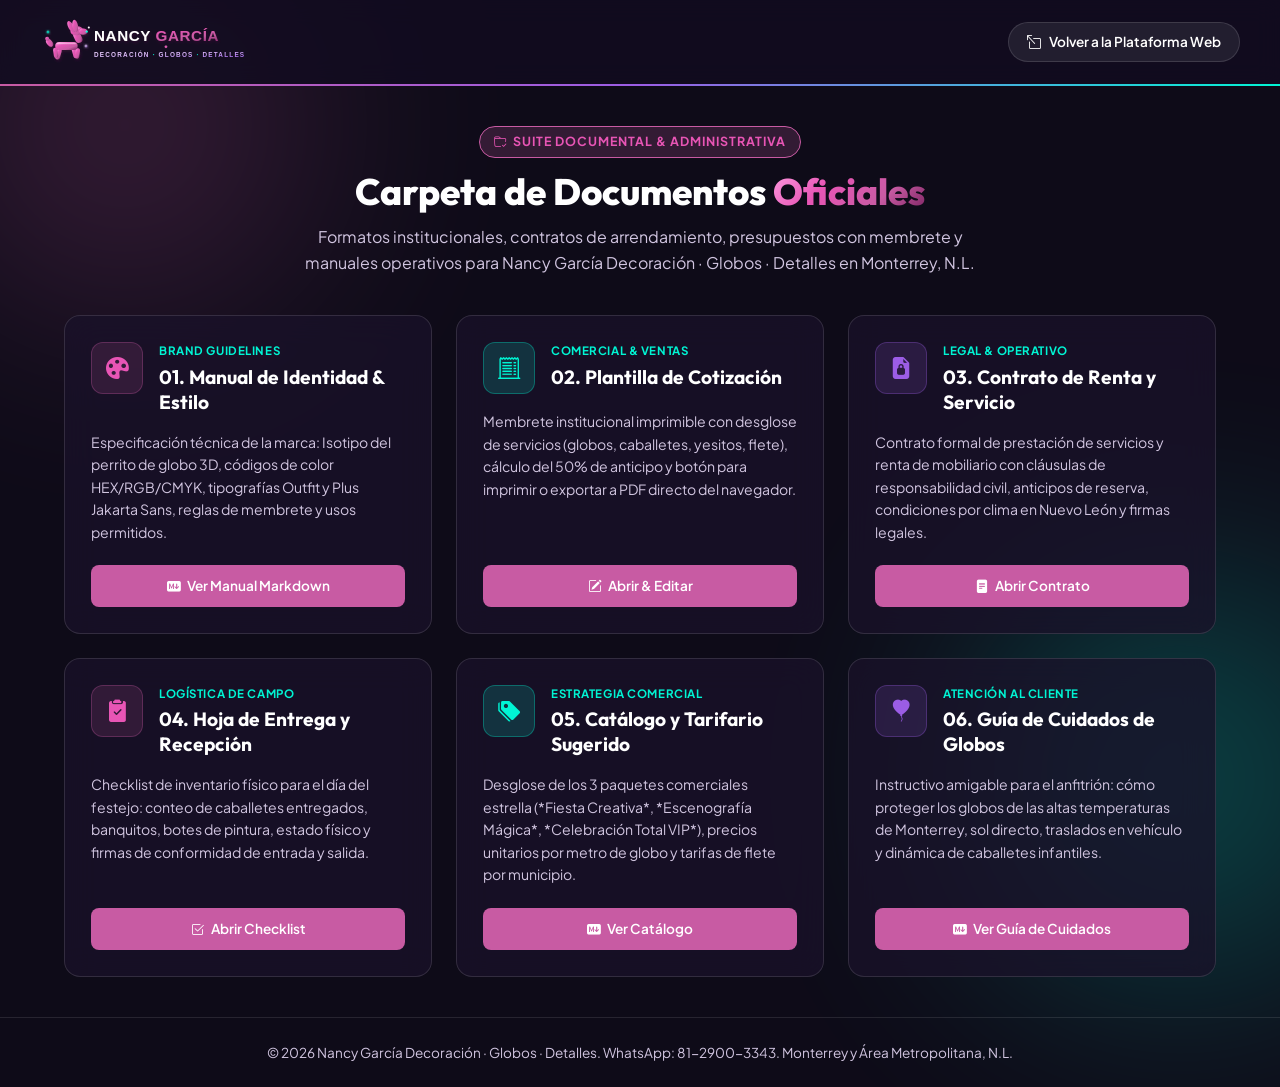
<file: documentos/index.html>
<!DOCTYPE html>
<html lang="es">
<head>
  <meta charset="UTF-8">
  <meta name="viewport" content="width=device-width, initial-scale=1.0">
  <title>Centro Documental y Administrativo | Nancy García Decoración</title>
  
  <link rel="preconnect" href="https://fonts.googleapis.com">
  <link rel="preconnect" href="https://fonts.gstatic.com" crossorigin>
  <link href="https://fonts.googleapis.com/css2?family=Outfit:wght@300;400;600;700;800;900&family=Plus+Jakarta+Sans:wght@400;500;600;700&display=swap" rel="stylesheet">
  <link rel="stylesheet" href="https://cdn.jsdelivr.net/npm/bootstrap-icons@1.11.3/font/bootstrap-icons.min.css">

  <style>
    :root {
      --bg-midnight: #0E0B18;
      --bg-card: rgba(26, 18, 42, 0.75);
      --bg-card-hover: rgba(42, 28, 68, 0.9);
      --pink-main: #C85BA3;
      --pink-neon: #E855B5;
      --turquoise-neon: #00F5D4;
      --violet-electric: #9B5DE5;
      --text-white: #FFFFFF;
      --text-muted: #D1C5E0;
      --border-glass: 1px solid rgba(255, 255, 255, 0.12);
      --border-pink: 1px solid rgba(200, 91, 163, 0.4);
      --border-turquoise: 1px solid rgba(0, 245, 212, 0.4);
      --gradient-brand: linear-gradient(135deg, #FF9EE2 0%, #E855B5 35%, #C85BA3 70%, #7A2260 100%);
      --gradient-accent: linear-gradient(90deg, #C85BA3 0%, #9B5DE5 50%, #00F5D4 100%);
    }

    * { box-sizing: border-box; margin: 0; padding: 0; }
    
    body {
      background-color: var(--bg-midnight);
      color: var(--text-white);
      font-family: 'Plus Jakarta Sans', sans-serif;
      min-height: 100vh;
      display: flex;
      flex-direction: column;
      line-height: 1.6;
      position: relative;
      overflow-x: hidden;
    }

    /* Resplandores ambientales */
    .glow-orb {
      position: absolute;
      border-radius: 50%;
      filter: blur(120px);
      opacity: 0.25;
      pointer-events: none;
      z-index: 0;
    }
    .orb-1 { width: 350px; height: 350px; background: var(--pink-main); top: -50px; left: -50px; }
    .orb-2 { width: 400px; height: 400px; background: var(--turquoise-neon); bottom: 10%; right: -100px; }

    .header-bar {
      background: rgba(18, 12, 32, 0.85);
      backdrop-filter: blur(12px);
      border-bottom: 2px solid transparent;
      border-image: var(--gradient-accent) 1;
      padding: 18px 24px;
      position: relative;
      z-index: 10;
    }

    .header-container {
      max-width: 1200px;
      margin: 0 auto;
      display: flex;
      justify-content: space-between;
      align-items: center;
      flex-wrap: wrap;
      gap: 16px;
    }

    .brand-logo-img {
      height: 48px;
      width: auto;
      display: block;
    }

    .btn-site {
      background: rgba(255, 255, 255, 0.08);
      color: var(--text-white);
      border: var(--border-glass);
      padding: 8px 18px;
      border-radius: 9999px;
      text-decoration: none;
      font-size: 0.85rem;
      font-weight: 600;
      display: inline-flex;
      align-items: center;
      gap: 8px;
      transition: all 0.3s ease;
    }
    .btn-site:hover {
      background: rgba(200, 91, 163, 0.25);
      border-color: var(--pink-main);
      color: white;
    }

    .main-content {
      max-width: 1200px;
      margin: 0 auto;
      padding: 40px 24px;
      position: relative;
      z-index: 1;
      flex: 1;
    }

    .hero-title-wrap {
      text-align: center;
      margin-bottom: 40px;
    }

    .badge-pill {
      display: inline-flex;
      align-items: center;
      gap: 6px;
      background: rgba(200, 91, 163, 0.2);
      border: 1px solid var(--pink-main);
      color: var(--pink-neon);
      font-size: 0.78rem;
      font-weight: 700;
      padding: 5px 14px;
      border-radius: 9999px;
      text-transform: uppercase;
      letter-spacing: 0.08em;
      margin-bottom: 12px;
    }

    .hero-title {
      font-family: 'Outfit', sans-serif;
      font-size: 2.3rem;
      font-weight: 800;
      line-height: 1.2;
      margin-bottom: 10px;
    }

    .hero-title span {
      background: var(--gradient-brand);
      -webkit-background-clip: text;
      -webkit-text-fill-color: transparent;
    }

    .hero-desc {
      color: var(--text-muted);
      font-size: 1rem;
      max-width: 680px;
      margin: 0 auto;
    }

    /* Cuadrícula de documentos */
    .docs-grid {
      display: grid;
      grid-template-columns: repeat(auto-fit, minmax(340px, 1fr));
      gap: 24px;
    }

    .doc-card {
      background: var(--bg-card);
      backdrop-filter: blur(16px);
      border: var(--border-glass);
      border-radius: 16px;
      padding: 26px;
      display: flex;
      flex-direction: column;
      justify-content: space-between;
      transition: all 0.3s ease;
      position: relative;
      overflow: hidden;
    }

    .doc-card:hover {
      background: var(--bg-card-hover);
      transform: translateY(-4px);
      border-color: var(--pink-main);
      box-shadow: 0 14px 40px -10px rgba(200, 91, 163, 0.3);
    }

    .doc-card-top {
      display: flex;
      align-items: flex-start;
      gap: 16px;
      margin-bottom: 16px;
    }

    .doc-icon-wrap {
      width: 52px;
      height: 52px;
      border-radius: 12px;
      background: rgba(200, 91, 163, 0.15);
      border: 1px solid rgba(200, 91, 163, 0.3);
      display: flex;
      align-items: center;
      justify-content: center;
      font-size: 1.4rem;
      color: var(--pink-neon);
      flex-shrink: 0;
    }

    .doc-icon-turquoise {
      background: rgba(0, 245, 212, 0.15);
      border-color: rgba(0, 245, 212, 0.3);
      color: var(--turquoise-neon);
    }

    .doc-icon-violet {
      background: rgba(155, 93, 229, 0.15);
      border-color: rgba(155, 93, 229, 0.3);
      color: var(--violet-electric);
    }

    .doc-badge-type {
      font-size: 0.72rem;
      font-weight: 700;
      color: var(--turquoise-neon);
      text-transform: uppercase;
      letter-spacing: 0.05em;
      margin-bottom: 4px;
    }

    .doc-card-title {
      font-family: 'Outfit', sans-serif;
      font-size: 1.2rem;
      font-weight: 700;
      color: var(--text-white);
      line-height: 1.3;
    }

    .doc-card-desc {
      color: var(--text-muted);
      font-size: 0.88rem;
      margin-bottom: 22px;
      flex: 1;
    }

    .doc-card-actions {
      display: flex;
      gap: 10px;
      margin-top: auto;
    }

    .btn-doc-primary {
      flex: 1;
      background: var(--pink-main);
      color: white;
      text-decoration: none;
      padding: 10px 14px;
      border-radius: 8px;
      font-weight: 600;
      font-size: 0.85rem;
      text-align: center;
      display: inline-flex;
      align-items: center;
      justify-content: center;
      gap: 6px;
      transition: background 0.2s ease;
    }
    .btn-doc-primary:hover {
      background: #B3448E;
    }

    .btn-doc-secondary {
      background: rgba(255, 255, 255, 0.08);
      color: var(--text-white);
      text-decoration: none;
      padding: 10px 14px;
      border-radius: 8px;
      font-weight: 600;
      font-size: 0.85rem;
      display: inline-flex;
      align-items: center;
      justify-content: center;
      gap: 6px;
      transition: all 0.2s ease;
    }
    .btn-doc-secondary:hover {
      background: rgba(255, 255, 255, 0.16);
    }

    .footer {
      border-top: 1px solid rgba(255, 255, 255, 0.1);
      padding: 24px;
      text-align: center;
      color: var(--text-muted);
      font-size: 0.85rem;
      margin-top: auto;
      position: relative;
      z-index: 1;
    }
  </style>
</head>
<body>

  <div class="glow-orb orb-1"></div>
  <div class="glow-orb orb-2"></div>

  <!-- HEADER -->
  <header class="header-bar">
    <div class="header-container">
      <img src="../assets/logo/nancy_garcia_logo.svg" alt="Nancy García Decoración" class="brand-logo-img">
      <a href="../index.html" class="btn-site">
        <i class="bi bi-box-arrow-up-left"></i> Volver a la Plataforma Web
      </a>
    </div>
  </header>

  <!-- CONTENIDO PRINCIPAL -->
  <main class="main-content">
    <div class="hero-title-wrap">
      <div class="badge-pill">
        <i class="bi bi-folder-check"></i> Suite Documental & Administrativa
      </div>
      <h1 class="hero-title">
        Carpeta de Documentos <span>Oficiales</span>
      </h1>
      <p class="hero-desc">
        Formatos institucionales, contratos de arrendamiento, presupuestos con membrete y manuales operativos para Nancy García Decoración · Globos · Detalles en Monterrey, N.L.
      </p>
    </div>

    <div class="docs-grid">
      <!-- 01. MANUAL DE IDENTIDAD -->
      <div class="doc-card">
        <div>
          <div class="doc-card-top">
            <div class="doc-icon-wrap">
              <i class="bi bi-palette-fill"></i>
            </div>
            <div>
              <div class="doc-badge-type">Brand Guidelines</div>
              <h2 class="doc-card-title">01. Manual de Identidad & Estilo</h2>
            </div>
          </div>
          <p class="doc-card-desc">
            Especificación técnica de la marca: Isotipo del perrito de globo 3D, códigos de color HEX/RGB/CMYK, tipografías Outfit y Plus Jakarta Sans, reglas de membrete y usos permitidos.
          </p>
        </div>
        <div class="doc-card-actions">
          <a href="01_MANUAL_DE_IDENTIDAD_Y_ESTILO.md" class="btn-doc-primary" target="_blank">
            <i class="bi bi-markdown-fill"></i> Ver Manual Markdown
          </a>
        </div>
      </div>

      <!-- 02. COTIZACIÓN -->
      <div class="doc-card">
        <div>
          <div class="doc-card-top">
            <div class="doc-icon-wrap doc-icon-turquoise">
              <i class="bi bi-receipt-cutoff"></i>
            </div>
            <div>
              <div class="doc-badge-type">Comercial & Ventas</div>
              <h2 class="doc-card-title">02. Plantilla de Cotización</h2>
            </div>
          </div>
          <p class="doc-card-desc">
            Membrete institucional imprimible con desglose de servicios (globos, caballetes, yesitos, flete), cálculo del 50% de anticipo y botón para imprimir o exportar a PDF directo del navegador.
          </p>
        </div>
        <div class="doc-card-actions">
          <a href="02_COTIZACION_PRESUPUESTO.html" class="btn-doc-primary" target="_blank">
            <i class="bi bi-pencil-square"></i> Abrir & Editar
          </a>
        </div>
      </div>

      <!-- 03. CONTRATO DE RENTA -->
      <div class="doc-card">
        <div>
          <div class="doc-card-top">
            <div class="doc-icon-wrap doc-icon-violet">
              <i class="bi bi-file-earmark-lock2-fill"></i>
            </div>
            <div>
              <div class="doc-badge-type">Legal & Operativo</div>
              <h2 class="doc-card-title">03. Contrato de Renta y Servicio</h2>
            </div>
          </div>
          <p class="doc-card-desc">
            Contrato formal de prestación de servicios y renta de mobiliario con cláusulas de responsabilidad civil, anticipos de reserva, condiciones por clima en Nuevo León y firmas legales.
          </p>
        </div>
        <div class="doc-card-actions">
          <a href="03_CONTRATO_SERVICIO_Y_RENTA.html" class="btn-doc-primary" target="_blank">
            <i class="bi bi-file-text-fill"></i> Abrir Contrato
          </a>
        </div>
      </div>

      <!-- 04. HOJA DE ENTREGA -->
      <div class="doc-card">
        <div>
          <div class="doc-card-top">
            <div class="doc-icon-wrap">
              <i class="bi bi-clipboard2-check-fill"></i>
            </div>
            <div>
              <div class="doc-badge-type">Logística de Campo</div>
              <h2 class="doc-card-title">04. Hoja de Entrega y Recepción</h2>
            </div>
          </div>
          <p class="doc-card-desc">
            Checklist de inventario físico para el día del festejo: conteo de caballetes entregados, banquitos, botes de pintura, estado físico y firmas de conformidad de entrada y salida.
          </p>
        </div>
        <div class="doc-card-actions">
          <a href="04_HOJA_ENTREGA_Y_RECEPCION.html" class="btn-doc-primary" target="_blank">
            <i class="bi bi-check2-square"></i> Abrir Checklist
          </a>
        </div>
      </div>

      <!-- 05. CATALOGO & TARIFARIO -->
      <div class="doc-card">
        <div>
          <div class="doc-card-top">
            <div class="doc-icon-wrap doc-icon-turquoise">
              <i class="bi bi-tags-fill"></i>
            </div>
            <div>
              <div class="doc-badge-type">Estrategia Comercial</div>
              <h2 class="doc-card-title">05. Catálogo y Tarifario Sugerido</h2>
            </div>
          </div>
          <p class="doc-card-desc">
            Desglose de los 3 paquetes comerciales estrella (*Fiesta Creativa*, *Escenografía Mágica*, *Celebración Total VIP*), precios unitarios por metro de globo y tarifas de flete por municipio.
          </p>
        </div>
        <div class="doc-card-actions">
          <a href="05_CATALOGO_PAQUETES_Y_TARIFARIO.md" class="btn-doc-primary" target="_blank">
            <i class="bi bi-markdown-fill"></i> Ver Catálogo
          </a>
        </div>
      </div>

      <!-- 06. GUIA DE CUIDADOS -->
      <div class="doc-card">
        <div>
          <div class="doc-card-top">
            <div class="doc-icon-wrap doc-icon-violet">
              <i class="bi bi-balloon-heart-fill"></i>
            </div>
            <div>
              <div class="doc-badge-type">Atención al Cliente</div>
              <h2 class="doc-card-title">06. Guía de Cuidados de Globos</h2>
            </div>
          </div>
          <p class="doc-card-desc">
            Instructivo amigable para el anfitrión: cómo proteger los globos de las altas temperaturas de Monterrey, sol directo, traslados en vehículo y dinámica de caballetes infantiles.
          </p>
        </div>
        <div class="doc-card-actions">
          <a href="06_GUIA_CUIDADO_GLOBOS_Y_EVENTOS.md" class="btn-doc-primary" target="_blank">
            <i class="bi bi-markdown-fill"></i> Ver Guía de Cuidados
          </a>
        </div>
      </div>
    </div>
  </main>

  <footer class="footer">
    &copy; 2026 Nancy García Decoración · Globos · Detalles. WhatsApp: 81-2900-3343. Monterrey y Área Metropolitana, N.L.
  </footer>

</body>
</html>
</file>
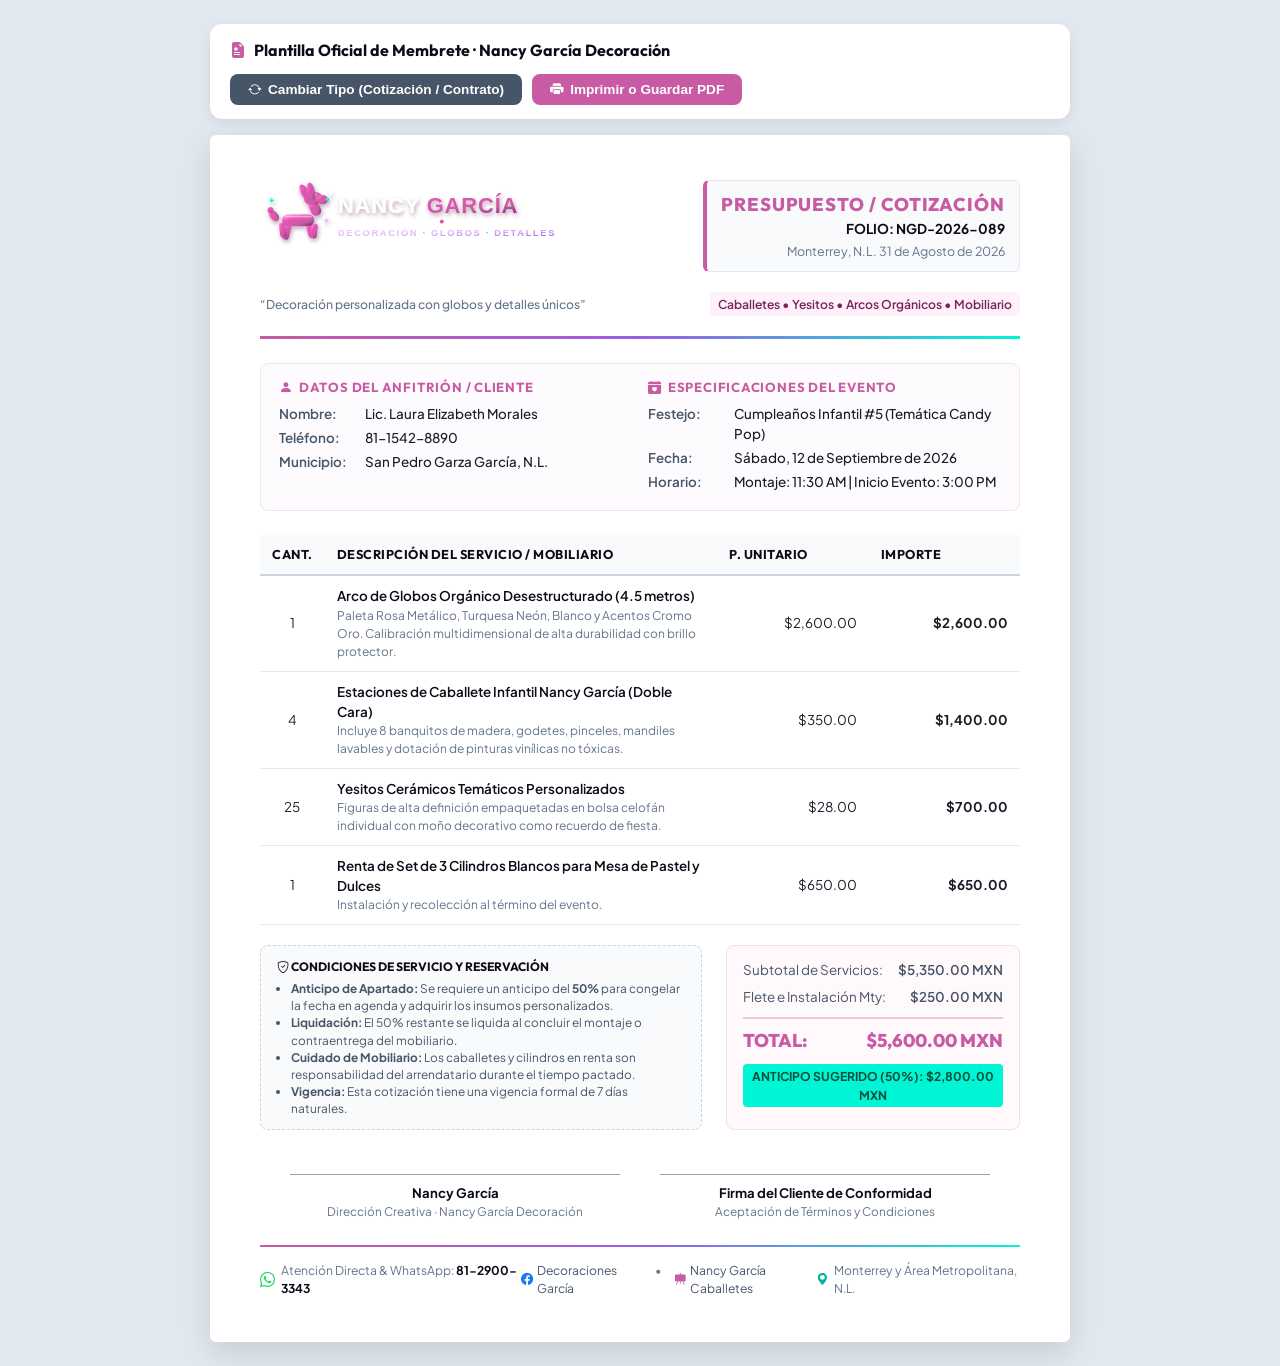
<file: plantilla_membrete.html>
<!DOCTYPE html>
<html lang="es">
<head>
  <meta charset="UTF-8">
  <meta name="viewport" content="width=device-width, initial-scale=1.0">
  <title>Membrete Oficial y Cotizador Imprimible | Nancy García Decoración</title>
  
  <!-- Tipografías Corporativas Oficiales -->
  <link rel="preconnect" href="https://fonts.googleapis.com">
  <link rel="preconnect" href="https://fonts.gstatic.com" crossorigin>
  <link href="https://fonts.googleapis.com/css2?family=Outfit:wght@400;600;700;800&family=Plus+Jakarta+Sans:wght@400;500;600;700&display=swap" rel="stylesheet">
  <link rel="stylesheet" href="https://cdn.jsdelivr.net/npm/bootstrap-icons@1.11.3/font/bootstrap-icons.min.css">

  <style>
    /* VARIABLES DE DISEÑO INSTITUCIONAL */
    :root {
      --pink-main: #C85BA3;
      --pink-neon: #E855B5;
      --pink-dark: #7A2260;
      --turquoise-neon: #00F5D4;
      --turquoise-deep: #00B49F;
      --violet-electric: #9B5DE5;
      --violet-light: #D8B4F8;
      --dark-midnight: #0E0B18;
      --gray-light: #F8F9FA;
      --gray-border: #E2E8F0;
      --text-main: #1E1B29;
      --text-muted: #64748B;
      
      --gradient-brand: linear-gradient(135deg, #FF9EE2 0%, #E855B5 35%, #C85BA3 70%, #7A2260 100%);
      --gradient-accent: linear-gradient(90deg, #C85BA3 0%, #9B5DE5 50%, #00F5D4 100%);
    }

    * {
      box-sizing: border-box;
      margin: 0;
      padding: 0;
    }

    body {
      font-family: 'Plus Jakarta Sans', -apple-system, BlinkMacSystemFont, 'Segoe UI', Roboto, sans-serif;
      color: var(--text-main);
      background-color: #E2E8F0;
      line-height: 1.5;
      -webkit-font-smoothing: antialiased;
      padding: 24px 12px;
    }

    /* BARRA DE HERRAMIENTAS DE EDICIÓN Y BOTÓN IMPRIMIR (OCULTA AL IMPRIMIR) */
    .toolbar-container {
      max-width: 860px;
      margin: 0 auto 16px auto;
      background: white;
      padding: 14px 20px;
      border-radius: 12px;
      display: flex;
      flex-wrap: wrap;
      align-items: center;
      justify-content: space-between;
      gap: 12px;
      box-shadow: 0 4px 12px rgba(0, 0, 0, 0.08);
    }

    .toolbar-title {
      font-family: 'Outfit', sans-serif;
      font-weight: 700;
      font-size: 1rem;
      color: var(--dark-midnight);
      display: flex;
      align-items: center;
      gap: 8px;
    }

    .toolbar-actions {
      display: flex;
      gap: 10px;
    }

    .btn-action {
      background: var(--pink-main);
      color: white;
      border: none;
      padding: 8px 18px;
      border-radius: 8px;
      font-weight: 600;
      font-size: 0.85rem;
      cursor: pointer;
      display: inline-flex;
      align-items: center;
      gap: 6px;
      transition: background 0.2s ease, transform 0.1s ease;
    }

    .btn-action:hover {
      background: var(--pink-dark);
      transform: translateY(-1px);
    }

    .btn-secondary {
      background: #475569;
    }
    .btn-secondary:hover {
      background: #334155;
    }

    /* HOJA DE MEMBRETE (DIMENSIONES ESTÁNDAR CARTA/A4) */
    .sheet {
      max-width: 860px;
      min-height: 1100px;
      margin: 0 auto;
      background: white;
      padding: 45px 50px;
      border-radius: 6px;
      box-shadow: 0 10px 30px rgba(0, 0, 0, 0.12);
      position: relative;
      display: flex;
      flex-direction: column;
      justify-content: space-between;
    }

    /* ENCABEZADO DEL MEMBRETE (HEADER) */
    .letterhead-header {
      border-bottom: 3px solid transparent;
      border-image: var(--gradient-accent) 1;
      padding-bottom: 20px;
      margin-bottom: 24px;
    }

    .header-top {
      display: flex;
      justify-content: space-between;
      align-items: flex-start;
      margin-bottom: 12px;
    }

    .brand-logo-wrap {
      max-width: 320px;
    }

    .brand-logo-img {
      width: 100%;
      height: auto;
      display: block;
    }

    .doc-meta-box {
      text-align: right;
      background: #F8FAFC;
      border: 1px solid var(--gray-border);
      border-left: 4px solid var(--pink-main);
      padding: 10px 14px;
      border-radius: 6px;
      min-width: 220px;
    }

    .doc-type-title {
      font-family: 'Outfit', sans-serif;
      font-size: 1.15rem;
      font-weight: 800;
      color: var(--pink-main);
      text-transform: uppercase;
      letter-spacing: 0.05em;
    }

    .doc-folio {
      font-size: 0.85rem;
      font-weight: 700;
      color: var(--dark-midnight);
    }

    .doc-date {
      font-size: 0.78rem;
      color: var(--text-muted);
      margin-top: 3px;
    }

    .header-tagline-bar {
      display: flex;
      justify-content: space-between;
      align-items: center;
      font-size: 0.76rem;
      color: var(--text-muted);
      font-weight: 500;
      padding-top: 8px;
    }

    .tagline-pill {
      background: #FFF1F9;
      color: var(--pink-dark);
      padding: 3px 8px;
      border-radius: 4px;
      font-weight: 600;
    }

    /* DATOS DEL CLIENTE Y EVENTO */
    .client-event-grid {
      display: grid;
      grid-template-columns: 1fr 1fr;
      gap: 16px;
      background: #FDFBFD;
      border: 1px solid #F1E4EE;
      border-radius: 8px;
      padding: 14px 18px;
      margin-bottom: 24px;
    }

    .client-col h4, .event-col h4 {
      font-family: 'Outfit', sans-serif;
      font-size: 0.82rem;
      text-transform: uppercase;
      letter-spacing: 0.06em;
      color: var(--pink-main);
      margin-bottom: 6px;
      display: flex;
      align-items: center;
      gap: 6px;
    }

    .info-row {
      font-size: 0.84rem;
      margin-bottom: 4px;
      display: flex;
      gap: 6px;
    }

    .info-label {
      font-weight: 600;
      color: #475569;
      min-width: 80px;
    }

    .info-value {
      color: var(--text-main);
      font-weight: 500;
    }

    /* TABLA DE CONCEPTOS / SERVICIOS */
    .items-table {
      width: 100%;
      border-collapse: collapse;
      margin-bottom: 20px;
      font-size: 0.84rem;
    }

    .items-table th {
      background: #F8FAFC;
      color: var(--dark-midnight);
      font-family: 'Outfit', sans-serif;
      font-weight: 700;
      text-align: left;
      padding: 10px 12px;
      border-bottom: 2px solid #CBD5E1;
      font-size: 0.8rem;
      text-transform: uppercase;
      letter-spacing: 0.04em;
    }

    .items-table td {
      padding: 10px 12px;
      border-bottom: 1px solid #E2E8F0;
      vertical-align: middle;
    }

    .items-table tr:hover {
      background-color: #FAFAFA;
    }

    .col-qty { width: 8%; text-align: center; }
    .col-desc { width: 52%; }
    .col-unit { width: 20%; text-align: right; }
    .col-total { width: 20%; text-align: right; font-weight: 700; }

    .item-desc-main {
      font-weight: 600;
      color: var(--dark-midnight);
    }
    .item-desc-sub {
      font-size: 0.75rem;
      color: var(--text-muted);
    }

    /* RESUMEN DE TOTALES Y CONDICIONES */
    .summary-grid {
      display: grid;
      grid-template-columns: 1.2fr 0.8fr;
      gap: 24px;
      margin-bottom: 24px;
    }

    .terms-box {
      background: #F8FAFC;
      border: 1px dashed #CBD5E1;
      border-radius: 8px;
      padding: 12px 16px;
      font-size: 0.74rem;
      color: #475569;
      line-height: 1.45;
    }

    .terms-title {
      font-family: 'Outfit', sans-serif;
      font-weight: 700;
      color: var(--dark-midnight);
      margin-bottom: 4px;
      text-transform: uppercase;
      font-size: 0.76rem;
    }

    .totals-box {
      background: #FFF9FC;
      border: 1px solid #F3DCEB;
      border-radius: 8px;
      padding: 14px 16px;
      display: flex;
      flex-direction: column;
      gap: 6px;
    }

    .total-line {
      display: flex;
      justify-content: space-between;
      font-size: 0.84rem;
      color: #475569;
    }

    .total-grand {
      font-family: 'Outfit', sans-serif;
      font-size: 1.15rem;
      font-weight: 800;
      color: var(--pink-main);
      border-top: 2px solid #F1C4E4;
      padding-top: 8px;
      margin-top: 4px;
    }

    .deposit-badge {
      font-size: 0.76rem;
      background: #00F5D4;
      color: #064E3B;
      font-weight: 700;
      padding: 3px 8px;
      border-radius: 4px;
      margin-top: 4px;
      text-align: center;
    }

    /* FIRMAS DE CONFORMIDAD */
    .signatures-grid {
      display: grid;
      grid-template-columns: 1fr 1fr;
      gap: 40px;
      margin-top: 20px;
      margin-bottom: 24px;
      padding: 0 30px;
    }

    .sign-box {
      text-align: center;
      border-top: 1px solid #94A3B8;
      padding-top: 8px;
    }

    .sign-name {
      font-weight: 700;
      font-size: 0.82rem;
      color: var(--dark-midnight);
    }

    .sign-role {
      font-size: 0.74rem;
      color: var(--text-muted);
    }

    /* PIE DE PÁGINA DEL MEMBRETE (FOOTER) */
    .letterhead-footer {
      border-top: 2px solid transparent;
      border-image: var(--gradient-accent) 1;
      padding-top: 14px;
      margin-top: auto;
    }

    .footer-flex {
      display: flex;
      justify-content: space-between;
      align-items: center;
      font-size: 0.76rem;
      color: var(--text-muted);
    }

    .footer-channel {
      display: flex;
      align-items: center;
      gap: 6px;
    }

    .footer-channel strong {
      color: var(--dark-midnight);
    }

    .footer-badges {
      display: flex;
      gap: 12px;
    }

    .badge-social {
      color: #475569;
      text-decoration: none;
      display: flex;
      align-items: center;
      gap: 4px;
    }

    /* MODO IMPRESIÓN (PRINT PREVIEW / PDF SAVE) */
    @media print {
      body {
        background: none;
        padding: 0;
      }
      .toolbar-container {
        display: none !important;
      }
      .sheet {
        box-shadow: none;
        margin: 0;
        padding: 25px 35px;
        max-width: 100%;
        min-height: auto;
      }
      @page {
        margin: 10mm;
        size: letter portrait;
      }
      * {
        -webkit-print-color-adjust: exact !important;
        print-color-adjust: exact !important;
      }
    }
  </style>
</head>
<body>

  <!-- BARRA DE CONTROL PARA EL OPERADOR -->
  <div class="toolbar-container">
    <div class="toolbar-title">
      <i class="bi bi-file-earmark-medical-fill" style="color: var(--pink-main);"></i>
      <span>Plantilla Oficial de Membrete · Nancy García Decoración</span>
    </div>
    <div class="toolbar-actions">
      <button class="btn-action btn-secondary" onclick="alternarTipoDoc()">
        <i class="bi bi-arrow-repeat"></i> Cambiar Tipo (Cotización / Contrato)
      </button>
      <button class="btn-action" onclick="window.print()">
        <i class="bi bi-printer-fill"></i> Imprimir o Guardar PDF
      </button>
    </div>
  </div>

  <!-- CONTENEDOR HOJA DE MEMBRETE -->
  <div class="sheet" id="hojaMembrete">

    <!-- ENCABEZADO INSTITUCIONAL -->
    <header class="letterhead-header">
      <div class="header-top">
        <div class="brand-logo-wrap">
          <img src="assets/logo/nancy_garcia_logo.svg" alt="Nancy García Decoración · Globos · Detalles" class="brand-logo-img">
        </div>

        <div class="doc-meta-box">
          <div class="doc-type-title" id="lblDocTipo">Presupuesto / Cotización</div>
          <div class="doc-folio">FOLIO: <span id="lblFolio" contenteditable="true">NGD-2026-089</span></div>
          <div class="doc-date">Monterrey, N.L. <span id="lblFecha">31 de Agosto de 2026</span></div>
        </div>
      </div>

      <div class="header-tagline-bar">
        <span>“Decoración personalizada con globos y detalles únicos”</span>
        <span class="tagline-pill">Caballetes &bull; Yesitos &bull; Arcos Orgánicos &bull; Mobiliario</span>
      </div>
    </header>

    <!-- DATOS DEL CLIENTE Y DEL EVENTO -->
    <section class="client-event-grid">
      <div class="client-col">
        <h4><i class="bi bi-person-fill"></i> Datos del Anfitrión / Cliente</h4>
        <div class="info-row">
          <span class="info-label">Nombre:</span>
          <span class="info-value" contenteditable="true">Lic. Laura Elizabeth Morales</span>
        </div>
        <div class="info-row">
          <span class="info-label">Teléfono:</span>
          <span class="info-value" contenteditable="true">81-1542-8890</span>
        </div>
        <div class="info-row">
          <span class="info-label">Municipio:</span>
          <span class="info-value" contenteditable="true">San Pedro Garza García, N.L.</span>
        </div>
      </div>

      <div class="event-col">
        <h4><i class="bi bi-calendar-heart-fill"></i> Especificaciones del Evento</h4>
        <div class="info-row">
          <span class="info-label">Festejo:</span>
          <span class="info-value" contenteditable="true">Cumpleaños Infantil #5 (Temática Candy Pop)</span>
        </div>
        <div class="info-row">
          <span class="info-label">Fecha:</span>
          <span class="info-value" contenteditable="true">Sábado, 12 de Septiembre de 2026</span>
        </div>
        <div class="info-row">
          <span class="info-label">Horario:</span>
          <span class="info-value" contenteditable="true">Montaje: 11:30 AM | Inicio Evento: 3:00 PM</span>
        </div>
      </div>
    </section>

    <!-- TABLA DE CONCEPTOS Y SERVICIOS -->
    <section>
      <table class="items-table">
        <thead>
          <tr>
            <th class="col-qty">Cant.</th>
            <th class="col-desc">Descripción del Servicio / Mobiliario</th>
            <th class="col-unit">P. Unitario</th>
            <th class="col-total">Importe</th>
          </tr>
        </thead>
        <tbody contenteditable="true">
          <tr>
            <td class="col-qty">1</td>
            <td class="col-desc">
              <div class="item-desc-main">Arco de Globos Orgánico Desestructurado (4.5 metros)</div>
              <div class="item-desc-sub">Paleta Rosa Metálico, Turquesa Neón, Blanco y Acentos Cromo Oro. Calibración multidimensional de alta durabilidad con brillo protector.</div>
            </td>
            <td class="col-unit">$2,600.00</td>
            <td class="col-total">$2,600.00</td>
          </tr>
          <tr>
            <td class="col-qty">4</td>
            <td class="col-desc">
              <div class="item-desc-main">Estaciones de Caballete Infantil Nancy García (Doble Cara)</div>
              <div class="item-desc-sub">Incluye 8 banquitos de madera, godetes, pinceles, mandiles lavables y dotación de pinturas vinílicas no tóxicas.</div>
            </td>
            <td class="col-unit">$350.00</td>
            <td class="col-total">$1,400.00</td>
          </tr>
          <tr>
            <td class="col-qty">25</td>
            <td class="col-desc">
              <div class="item-desc-main">Yesitos Cerámicos Temáticos Personalizados</div>
              <div class="item-desc-sub">Figuras de alta definición empaquetadas en bolsa celofán individual con moño decorativo como recuerdo de fiesta.</div>
            </td>
            <td class="col-unit">$28.00</td>
            <td class="col-total">$700.00</td>
          </tr>
          <tr>
            <td class="col-qty">1</td>
            <td class="col-desc">
              <div class="item-desc-main">Renta de Set de 3 Cilindros Blancos para Mesa de Pastel y Dulces</div>
              <div class="item-desc-sub">Instalación y recolección al término del evento.</div>
            </td>
            <td class="col-unit">$650.00</td>
            <td class="col-total">$650.00</td>
          </tr>
        </tbody>
      </table>
    </section>

    <!-- RESUMEN DE TOTALES Y CONDICIONES -->
    <section class="summary-grid">
      <div class="terms-box">
        <div class="terms-title"><i class="bi bi-shield-check"></i> Condiciones de Servicio y Reservación</div>
        <ul style="padding-left: 14px; margin-top: 4px;">
          <li><strong>Anticipo de Apartado:</strong> Se requiere un anticipo del <strong>50%</strong> para congelar la fecha en agenda y adquirir los insumos personalizados.</li>
          <li><strong>Liquidación:</strong> El 50% restante se liquida al concluir el montaje o contraentrega del mobiliario.</li>
          <li><strong>Cuidado de Mobiliario:</strong> Los caballetes y cilindros en renta son responsabilidad del arrendatario durante el tiempo pactado.</li>
          <li><strong>Vigencia:</strong> Esta cotización tiene una vigencia formal de 7 días naturales.</li>
        </ul>
      </div>

      <div class="totals-box">
        <div class="total-line">
          <span>Subtotal de Servicios:</span>
          <span style="font-weight: 600;" contenteditable="true">$5,350.00 MXN</span>
        </div>
        <div class="total-line">
          <span>Flete e Instalación Mty:</span>
          <span style="font-weight: 600;" contenteditable="true">$250.00 MXN</span>
        </div>
        <div class="total-line total-grand">
          <span>TOTAL:</span>
          <span contenteditable="true">$5,600.00 MXN</span>
        </div>
        <div class="deposit-badge" contenteditable="true">
          ANTICIPO SUGERIDO (50%): $2,800.00 MXN
        </div>
      </div>
    </section>

    <!-- BLOQUE DE FIRMAS -->
    <section class="signatures-grid">
      <div class="sign-box">
        <div class="sign-name">Nancy García</div>
        <div class="sign-role">Dirección Creativa · Nancy García Decoración</div>
      </div>
      <div class="sign-box">
        <div class="sign-name" contenteditable="true">Firma del Cliente de Conformidad</div>
        <div class="sign-role">Aceptación de Términos y Condiciones</div>
      </div>
    </section>

    <!-- PIE DE PÁGINA CON MEDIOS DE CONTACTO OFICIALES -->
    <footer class="letterhead-footer">
      <div class="footer-flex">
        <div class="footer-channel">
          <i class="bi bi-whatsapp" style="color: #25D366; font-size: 0.95rem;"></i>
          <span>Atención Directa & WhatsApp: <strong>81-2900-3343</strong></span>
        </div>

        <div class="footer-badges">
          <span class="badge-social"><i class="bi bi-facebook" style="color: #1877F2;"></i> Decoraciones García</span>
          <span>&bull;</span>
          <span class="badge-social"><i class="bi bi-easel-fill" style="color: var(--pink-main);"></i> Nancy García Caballetes</span>
        </div>

        <div class="footer-channel">
          <i class="bi bi-geo-alt-fill" style="color: var(--turquoise-deep);"></i>
          <span>Monterrey y Área Metropolitana, N.L.</span>
        </div>
      </div>
    </footer>

  </div>

  <script>
    // Conmutador simple entre Presupuesto / Cotización y Contrato de Servicio
    let esContrato = false;
    function alternarTipoDoc() {
      esContrato = !esContrato;
      const lblTipo = document.getElementById('lblDocTipo');
      const lblFolio = document.getElementById('lblFolio');
      
      if (esContrato) {
        lblTipo.textContent = 'Contrato de Servicio y Renta';
        lblFolio.textContent = 'CTR-2026-089';
      } else {
        lblTipo.textContent = 'Presupuesto / Cotización';
        lblFolio.textContent = 'NGD-2026-089';
      }
    }
  </script>
</body>
</html>
</file>
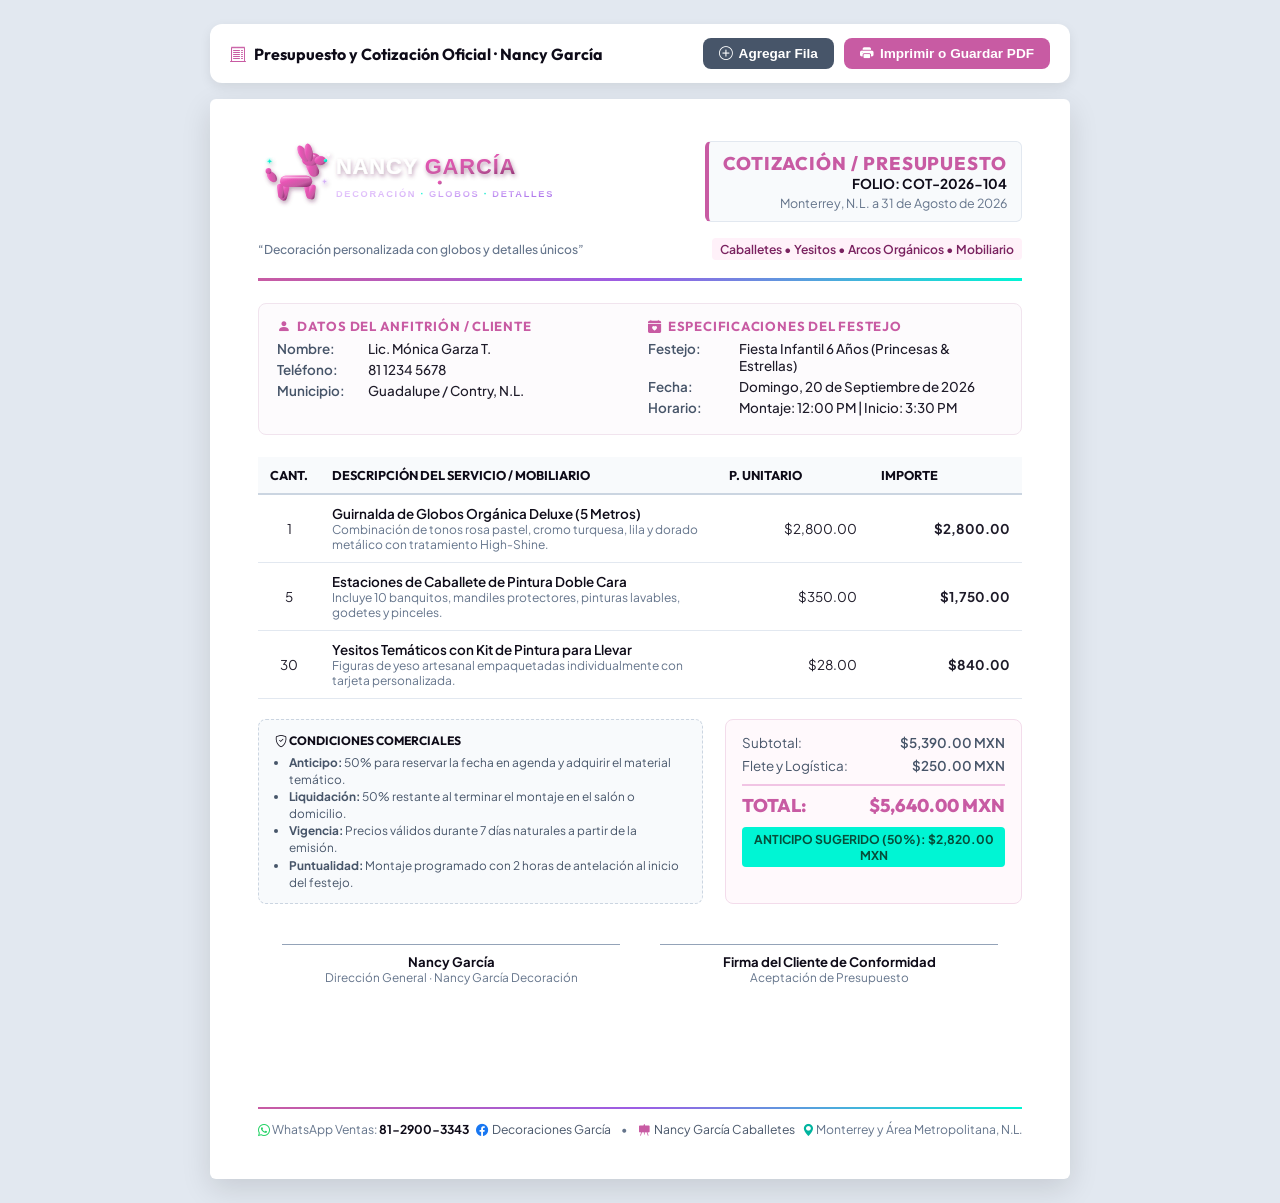
<file: documentos/02_COTIZACION_PRESUPUESTO.html>
<!DOCTYPE html>
<html lang="es">
<head>
  <meta charset="UTF-8">
  <meta name="viewport" content="width=device-width, initial-scale=1.0">
  <title>Cotización Oficial | Nancy García Decoración · Globos · Detalles</title>
  
  <link rel="preconnect" href="https://fonts.googleapis.com">
  <link rel="preconnect" href="https://fonts.gstatic.com" crossorigin>
  <link href="https://fonts.googleapis.com/css2?family=Outfit:wght@400;600;700;800&family=Plus+Jakarta+Sans:wght@400;500;600;700&display=swap" rel="stylesheet">
  <link rel="stylesheet" href="https://cdn.jsdelivr.net/npm/bootstrap-icons@1.11.3/font/bootstrap-icons.min.css">

  <style>
    :root {
      --pink-main: #C85BA3;
      --pink-neon: #E855B5;
      --pink-dark: #7A2260;
      --turquoise-neon: #00F5D4;
      --turquoise-deep: #00B49F;
      --violet-electric: #9B5DE5;
      --violet-light: #D8B4F8;
      --dark-midnight: #0E0B18;
      --gray-light: #F8FAFC;
      --gray-border: #E2E8F0;
      --text-main: #1E1B29;
      --text-muted: #64748B;
      --gradient-accent: linear-gradient(90deg, #C85BA3 0%, #9B5DE5 50%, #00F5D4 100%);
    }

    * {
      box-sizing: border-box;
      margin: 0;
      padding: 0;
    }

    body {
      font-family: 'Plus Jakarta Sans', sans-serif;
      color: var(--text-main);
      background-color: #E2E8F0;
      padding: 24px 12px;
    }

    .toolbar-container {
      max-width: 860px;
      margin: 0 auto 16px auto;
      background: white;
      padding: 14px 20px;
      border-radius: 12px;
      display: flex;
      flex-wrap: wrap;
      align-items: center;
      justify-content: space-between;
      gap: 12px;
      box-shadow: 0 4px 12px rgba(0, 0, 0, 0.08);
    }

    .toolbar-title {
      font-family: 'Outfit', sans-serif;
      font-weight: 700;
      font-size: 1rem;
      color: var(--dark-midnight);
      display: flex;
      align-items: center;
      gap: 8px;
    }

    .toolbar-actions {
      display: flex;
      gap: 10px;
    }

    .btn-action {
      background: var(--pink-main);
      color: white;
      border: none;
      padding: 8px 16px;
      border-radius: 8px;
      font-weight: 600;
      font-size: 0.85rem;
      cursor: pointer;
      display: inline-flex;
      align-items: center;
      gap: 6px;
      transition: all 0.2s ease;
    }

    .btn-action:hover {
      background: var(--pink-dark);
      transform: translateY(-1px);
    }

    .btn-secondary {
      background: #475569;
    }
    .btn-secondary:hover {
      background: #334155;
    }

    .sheet {
      max-width: 860px;
      min-height: 1080px;
      margin: 0 auto;
      background: white;
      padding: 42px 48px;
      border-radius: 6px;
      box-shadow: 0 10px 30px rgba(0, 0, 0, 0.12);
      display: flex;
      flex-direction: column;
      justify-content: space-between;
    }

    .letterhead-header {
      border-bottom: 3px solid transparent;
      border-image: var(--gradient-accent) 1;
      padding-bottom: 18px;
      margin-bottom: 22px;
    }

    .header-top {
      display: flex;
      justify-content: space-between;
      align-items: flex-start;
      margin-bottom: 10px;
    }

    .brand-logo-wrap {
      max-width: 320px;
    }

    .brand-logo-img {
      width: 100%;
      height: auto;
      display: block;
    }

    .doc-meta-box {
      text-align: right;
      background: #F8FAFC;
      border: 1px solid var(--gray-border);
      border-left: 4px solid var(--pink-main);
      padding: 10px 14px;
      border-radius: 6px;
      min-width: 220px;
    }

    .doc-type-title {
      font-family: 'Outfit', sans-serif;
      font-size: 1.15rem;
      font-weight: 800;
      color: var(--pink-main);
      text-transform: uppercase;
      letter-spacing: 0.05em;
    }

    .doc-folio {
      font-size: 0.85rem;
      font-weight: 700;
      color: var(--dark-midnight);
    }

    .doc-date {
      font-size: 0.78rem;
      color: var(--text-muted);
      margin-top: 3px;
    }

    .header-tagline-bar {
      display: flex;
      justify-content: space-between;
      align-items: center;
      font-size: 0.76rem;
      color: var(--text-muted);
      font-weight: 500;
      padding-top: 6px;
    }

    .tagline-pill {
      background: #FFF1F9;
      color: var(--pink-dark);
      padding: 3px 8px;
      border-radius: 4px;
      font-weight: 600;
    }

    .client-event-grid {
      display: grid;
      grid-template-columns: 1fr 1fr;
      gap: 16px;
      background: #FDFBFD;
      border: 1px solid #F1E4EE;
      border-radius: 8px;
      padding: 14px 18px;
      margin-bottom: 22px;
    }

    .client-col h4, .event-col h4 {
      font-family: 'Outfit', sans-serif;
      font-size: 0.82rem;
      text-transform: uppercase;
      letter-spacing: 0.06em;
      color: var(--pink-main);
      margin-bottom: 6px;
      display: flex;
      align-items: center;
      gap: 6px;
    }

    .info-row {
      font-size: 0.84rem;
      margin-bottom: 4px;
      display: flex;
      gap: 6px;
    }

    .info-label {
      font-weight: 600;
      color: #475569;
      min-width: 85px;
    }

    .info-value {
      color: var(--text-main);
      font-weight: 500;
    }

    .items-table {
      width: 100%;
      border-collapse: collapse;
      margin-bottom: 20px;
      font-size: 0.84rem;
    }

    .items-table th {
      background: #F8FAFC;
      color: var(--dark-midnight);
      font-family: 'Outfit', sans-serif;
      font-weight: 700;
      text-align: left;
      padding: 10px 12px;
      border-bottom: 2px solid #CBD5E1;
      font-size: 0.8rem;
      text-transform: uppercase;
    }

    .items-table td {
      padding: 10px 12px;
      border-bottom: 1px solid #E2E8F0;
      vertical-align: middle;
    }

    .col-qty { width: 8%; text-align: center; }
    .col-desc { width: 52%; }
    .col-unit { width: 20%; text-align: right; }
    .col-total { width: 20%; text-align: right; font-weight: 700; }

    .item-desc-main {
      font-weight: 600;
      color: var(--dark-midnight);
    }
    .item-desc-sub {
      font-size: 0.75rem;
      color: var(--text-muted);
    }

    .summary-grid {
      display: grid;
      grid-template-columns: 1.2fr 0.8fr;
      gap: 22px;
      margin-bottom: 22px;
    }

    .terms-box {
      background: #F8FAFC;
      border: 1px dashed #CBD5E1;
      border-radius: 8px;
      padding: 12px 16px;
      font-size: 0.74rem;
      color: #475569;
      line-height: 1.45;
    }

    .terms-title {
      font-family: 'Outfit', sans-serif;
      font-weight: 700;
      color: var(--dark-midnight);
      margin-bottom: 4px;
      text-transform: uppercase;
      font-size: 0.76rem;
    }

    .totals-box {
      background: #FFF9FC;
      border: 1px solid #F3DCEB;
      border-radius: 8px;
      padding: 14px 16px;
      display: flex;
      flex-direction: column;
      gap: 6px;
    }

    .total-line {
      display: flex;
      justify-content: space-between;
      font-size: 0.84rem;
      color: #475569;
    }

    .total-grand {
      font-family: 'Outfit', sans-serif;
      font-size: 1.15rem;
      font-weight: 800;
      color: var(--pink-main);
      border-top: 2px solid #F1C4E4;
      padding-top: 8px;
      margin-top: 4px;
    }

    .deposit-badge {
      font-size: 0.76rem;
      background: #00F5D4;
      color: #064E3B;
      font-weight: 700;
      padding: 4px 8px;
      border-radius: 4px;
      margin-top: 4px;
      text-align: center;
    }

    .signatures-grid {
      display: grid;
      grid-template-columns: 1fr 1fr;
      gap: 40px;
      margin-top: 18px;
      margin-bottom: 22px;
      padding: 0 24px;
    }

    .sign-box {
      text-align: center;
      border-top: 1px solid #94A3B8;
      padding-top: 8px;
    }

    .sign-name {
      font-weight: 700;
      font-size: 0.82rem;
      color: var(--dark-midnight);
    }

    .sign-role {
      font-size: 0.74rem;
      color: var(--text-muted);
    }

    .letterhead-footer {
      border-top: 2px solid transparent;
      border-image: var(--gradient-accent) 1;
      padding-top: 12px;
      margin-top: auto;
    }

    .footer-flex {
      display: flex;
      justify-content: space-between;
      align-items: center;
      font-size: 0.76rem;
      color: var(--text-muted);
    }

    .footer-channel strong {
      color: var(--dark-midnight);
    }

    .footer-badges {
      display: flex;
      gap: 10px;
    }

    .badge-social {
      color: #475569;
      text-decoration: none;
      display: flex;
      align-items: center;
      gap: 4px;
    }

    @media print {
      body {
        background: none;
        padding: 0;
      }
      .toolbar-container {
        display: none !important;
      }
      .sheet {
        box-shadow: none;
        margin: 0;
        padding: 20px 30px;
        max-width: 100%;
        min-height: auto;
      }
      @page {
        margin: 8mm;
        size: letter portrait;
      }
      * {
        -webkit-print-color-adjust: exact !important;
        print-color-adjust: exact !important;
      }
    }
  </style>
</head>
<body>

  <!-- BARRA DE ACCIÓN -->
  <div class="toolbar-container">
    <div class="toolbar-title">
      <i class="bi bi-receipt-cutoff" style="color: var(--pink-main);"></i>
      <span>Presupuesto y Cotización Oficial · Nancy García</span>
    </div>
    <div class="toolbar-actions">
      <button class="btn-action btn-secondary" onclick="agregarFila()">
        <i class="bi bi-plus-circle"></i> Agregar Fila
      </button>
      <button class="btn-action" onclick="window.print()">
        <i class="bi bi-printer-fill"></i> Imprimir o Guardar PDF
      </button>
    </div>
  </div>

  <!-- HOJA CARTA / A4 -->
  <div class="sheet">
    <!-- HEADER -->
    <header class="letterhead-header">
      <div class="header-top">
        <div class="brand-logo-wrap">
          <img src="../assets/logo/nancy_garcia_logo.svg" alt="Nancy García Decoración" class="brand-logo-img">
        </div>
        <div class="doc-meta-box">
          <div class="doc-type-title">Cotización / Presupuesto</div>
          <div class="doc-folio">FOLIO: <span contenteditable="true">COT-2026-104</span></div>
          <div class="doc-date">Monterrey, N.L. a <span contenteditable="true">31 de Agosto de 2026</span></div>
        </div>
      </div>
      <div class="header-tagline-bar">
        <span>“Decoración personalizada con globos y detalles únicos”</span>
        <span class="tagline-pill">Caballetes &bull; Yesitos &bull; Arcos Orgánicos &bull; Mobiliario</span>
      </div>
    </header>

    <!-- DATOS CLIENTE -->
    <section class="client-event-grid">
      <div class="client-col">
        <h4><i class="bi bi-person-fill"></i> Datos del Anfitrión / Cliente</h4>
        <div class="info-row"><span class="info-label">Nombre:</span><span class="info-value" contenteditable="true">Lic. Mónica Garza T.</span></div>
        <div class="info-row"><span class="info-label">Teléfono:</span><span class="info-value" contenteditable="true">81 1234 5678</span></div>
        <div class="info-row"><span class="info-label">Municipio:</span><span class="info-value" contenteditable="true">Guadalupe / Contry, N.L.</span></div>
      </div>
      <div class="event-col">
        <h4><i class="bi bi-calendar-heart-fill"></i> Especificaciones del Festejo</h4>
        <div class="info-row"><span class="info-label">Festejo:</span><span class="info-value" contenteditable="true">Fiesta Infantil 6 Años (Princesas & Estrellas)</span></div>
        <div class="info-row"><span class="info-label">Fecha:</span><span class="info-value" contenteditable="true">Domingo, 20 de Septiembre de 2026</span></div>
        <div class="info-row"><span class="info-label">Horario:</span><span class="info-value" contenteditable="true">Montaje: 12:00 PM | Inicio: 3:30 PM</span></div>
      </div>
    </section>

    <!-- TABLA DE CONCEPTOS -->
    <section>
      <table class="items-table" id="tablaConceptos">
        <thead>
          <tr>
            <th class="col-qty">Cant.</th>
            <th class="col-desc">Descripción del Servicio / Mobiliario</th>
            <th class="col-unit">P. Unitario</th>
            <th class="col-total">Importe</th>
          </tr>
        </thead>
        <tbody contenteditable="true">
          <tr>
            <td class="col-qty">1</td>
            <td class="col-desc">
              <div class="item-desc-main">Guirnalda de Globos Orgánica Deluxe (5 Metros)</div>
              <div class="item-desc-sub">Combinación de tonos rosa pastel, cromo turquesa, lila y dorado metálico con tratamiento High-Shine.</div>
            </td>
            <td class="col-unit">$2,800.00</td>
            <td class="col-total">$2,800.00</td>
          </tr>
          <tr>
            <td class="col-qty">5</td>
            <td class="col-desc">
              <div class="item-desc-main">Estaciones de Caballete de Pintura Doble Cara</div>
              <div class="item-desc-sub">Incluye 10 banquitos, mandiles protectores, pinturas lavables, godetes y pinceles.</div>
            </td>
            <td class="col-unit">$350.00</td>
            <td class="col-total">$1,750.00</td>
          </tr>
          <tr>
            <td class="col-qty">30</td>
            <td class="col-desc">
              <div class="item-desc-main">Yesitos Temáticos con Kit de Pintura para Llevar</div>
              <div class="item-desc-sub">Figuras de yeso artesanal empaquetadas individualmente con tarjeta personalizada.</div>
            </td>
            <td class="col-unit">$28.00</td>
            <td class="col-total">$840.00</td>
          </tr>
        </tbody>
      </table>
    </section>

    <!-- RESUMEN Y CONDICIONES -->
    <section class="summary-grid">
      <div class="terms-box">
        <div class="terms-title"><i class="bi bi-shield-check"></i> Condiciones Comerciales</div>
        <ul style="padding-left: 14px; margin-top: 4px;">
          <li><strong>Anticipo:</strong> 50% para reservar la fecha en agenda y adquirir el material temático.</li>
          <li><strong>Liquidación:</strong> 50% restante al terminar el montaje en el salón o domicilio.</li>
          <li><strong>Vigencia:</strong> Precios válidos durante 7 días naturales a partir de la emisión.</li>
          <li><strong>Puntualidad:</strong> Montaje programado con 2 horas de antelación al inicio del festejo.</li>
        </ul>
      </div>

      <div class="totals-box">
        <div class="total-line">
          <span>Subtotal:</span>
          <span style="font-weight: 600;" contenteditable="true">$5,390.00 MXN</span>
        </div>
        <div class="total-line">
          <span>Flete y Logística:</span>
          <span style="font-weight: 600;" contenteditable="true">$250.00 MXN</span>
        </div>
        <div class="total-line total-grand">
          <span>TOTAL:</span>
          <span contenteditable="true">$5,640.00 MXN</span>
        </div>
        <div class="deposit-badge" contenteditable="true">
          ANTICIPO SUGERIDO (50%): $2,820.00 MXN
        </div>
      </div>
    </section>

    <!-- FIRMAS -->
    <section class="signatures-grid">
      <div class="sign-box">
        <div class="sign-name">Nancy García</div>
        <div class="sign-role">Dirección General · Nancy García Decoración</div>
      </div>
      <div class="sign-box">
        <div class="sign-name" contenteditable="true">Firma del Cliente de Conformidad</div>
        <div class="sign-role">Aceptación de Presupuesto</div>
      </div>
    </section>

    <!-- FOOTER -->
    <footer class="letterhead-footer">
      <div class="footer-flex">
        <div class="footer-channel">
          <i class="bi bi-whatsapp" style="color: #25D366;"></i>
          <span>WhatsApp Ventas: <strong>81-2900-3343</strong></span>
        </div>
        <div class="footer-badges">
          <span class="badge-social"><i class="bi bi-facebook" style="color: #1877F2;"></i> Decoraciones García</span>
          <span>&bull;</span>
          <span class="badge-social"><i class="bi bi-easel-fill" style="color: var(--pink-main);"></i> Nancy García Caballetes</span>
        </div>
        <div class="footer-channel">
          <i class="bi bi-geo-alt-fill" style="color: var(--turquoise-deep);"></i>
          <span>Monterrey y Área Metropolitana, N.L.</span>
        </div>
      </div>
    </footer>
  </div>

  <script>
    function agregarFila() {
      const tbody = document.querySelector('#tablaConceptos tbody');
      const tr = document.createElement('tr');
      tr.innerHTML = `
        <td class="col-qty">1</td>
        <td class="col-desc">
          <div class="item-desc-main">Nuevo Concepto / Mobiliario</div>
          <div class="item-desc-sub">Detalles y especificaciones adicionales.</div>
        </td>
        <td class="col-unit">$0.00</td>
        <td class="col-total">$0.00</td>
      `;
      tbody.appendChild(tr);
    }
  </script>
</body>
</html>
</file>
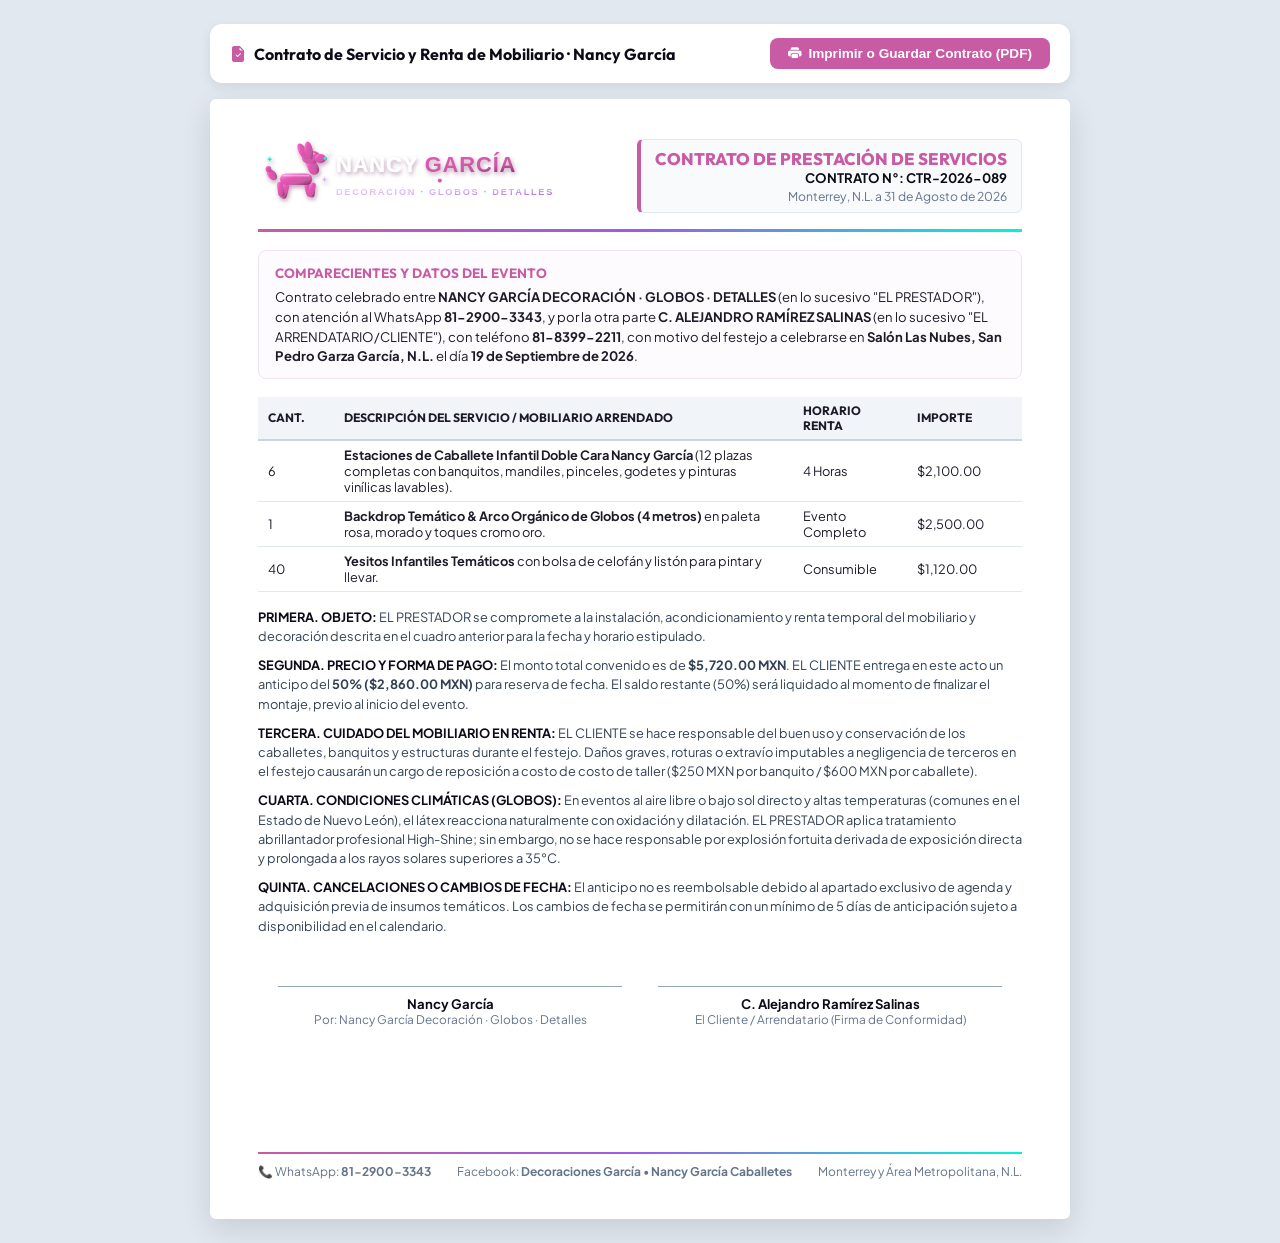
<file: documentos/03_CONTRATO_SERVICIO_Y_RENTA.html>
<!DOCTYPE html>
<html lang="es">
<head>
  <meta charset="UTF-8">
  <meta name="viewport" content="width=device-width, initial-scale=1.0">
  <title>Contrato de Prestación de Servicios y Renta de Mobiliario | Nancy García Decoración</title>
  
  <link rel="preconnect" href="https://fonts.googleapis.com">
  <link rel="preconnect" href="https://fonts.gstatic.com" crossorigin>
  <link href="https://fonts.googleapis.com/css2?family=Outfit:wght@400;600;700;800&family=Plus+Jakarta+Sans:wght@400;500;600;700&display=swap" rel="stylesheet">
  <link rel="stylesheet" href="https://cdn.jsdelivr.net/npm/bootstrap-icons@1.11.3/font/bootstrap-icons.min.css">

  <style>
    :root {
      --pink-main: #C85BA3;
      --pink-dark: #7A2260;
      --turquoise-neon: #00F5D4;
      --turquoise-deep: #00B49F;
      --violet-electric: #9B5DE5;
      --dark-midnight: #0E0B18;
      --gray-light: #F8FAFC;
      --gray-border: #E2E8F0;
      --text-main: #1E1B29;
      --text-muted: #64748B;
      --gradient-accent: linear-gradient(90deg, #C85BA3 0%, #9B5DE5 50%, #00F5D4 100%);
    }

    * {
      box-sizing: border-box;
      margin: 0;
      padding: 0;
    }

    body {
      font-family: 'Plus Jakarta Sans', sans-serif;
      color: var(--text-main);
      background-color: #E2E8F0;
      padding: 24px 12px;
    }

    .toolbar-container {
      max-width: 860px;
      margin: 0 auto 16px auto;
      background: white;
      padding: 14px 20px;
      border-radius: 12px;
      display: flex;
      flex-wrap: wrap;
      align-items: center;
      justify-content: space-between;
      gap: 12px;
      box-shadow: 0 4px 12px rgba(0, 0, 0, 0.08);
    }

    .toolbar-title {
      font-family: 'Outfit', sans-serif;
      font-weight: 700;
      font-size: 1rem;
      color: var(--dark-midnight);
      display: flex;
      align-items: center;
      gap: 8px;
    }

    .btn-action {
      background: var(--pink-main);
      color: white;
      border: none;
      padding: 8px 18px;
      border-radius: 8px;
      font-weight: 600;
      font-size: 0.85rem;
      cursor: pointer;
      display: inline-flex;
      align-items: center;
      gap: 6px;
      transition: all 0.2s ease;
    }

    .btn-action:hover {
      background: var(--pink-dark);
      transform: translateY(-1px);
    }

    .sheet {
      max-width: 860px;
      min-height: 1120px;
      margin: 0 auto;
      background: white;
      padding: 40px 48px;
      border-radius: 6px;
      box-shadow: 0 10px 30px rgba(0, 0, 0, 0.12);
      display: flex;
      flex-direction: column;
      justify-content: space-between;
    }

    .letterhead-header {
      border-bottom: 3px solid transparent;
      border-image: var(--gradient-accent) 1;
      padding-bottom: 16px;
      margin-bottom: 18px;
    }

    .header-top {
      display: flex;
      justify-content: space-between;
      align-items: flex-start;
    }

    .brand-logo-wrap {
      max-width: 300px;
    }

    .brand-logo-img {
      width: 100%;
      height: auto;
      display: block;
    }

    .doc-meta-box {
      text-align: right;
      background: #F8FAFC;
      border: 1px solid var(--gray-border);
      border-left: 4px solid var(--pink-main);
      padding: 8px 14px;
      border-radius: 6px;
      min-width: 230px;
    }

    .doc-type-title {
      font-family: 'Outfit', sans-serif;
      font-size: 1.05rem;
      font-weight: 800;
      color: var(--pink-main);
      text-transform: uppercase;
    }

    .doc-folio {
      font-size: 0.82rem;
      font-weight: 700;
      color: var(--dark-midnight);
    }

    .contract-parties {
      background: #FDFBFD;
      border: 1px solid #F1E4EE;
      border-radius: 8px;
      padding: 12px 16px;
      margin-bottom: 18px;
      font-size: 0.82rem;
      line-height: 1.5;
    }

    .parties-title {
      font-family: 'Outfit', sans-serif;
      font-weight: 700;
      font-size: 0.84rem;
      color: var(--pink-main);
      text-transform: uppercase;
      margin-bottom: 4px;
    }

    .clauses-container {
      font-size: 0.8rem;
      color: #334155;
      line-height: 1.5;
      margin-bottom: 18px;
    }

    .clause-item {
      margin-bottom: 10px;
    }

    .clause-num {
      font-weight: 700;
      color: var(--dark-midnight);
    }

    .summary-table {
      width: 100%;
      border-collapse: collapse;
      margin-bottom: 16px;
      font-size: 0.8rem;
    }

    .summary-table th {
      background: #F1F5F9;
      padding: 6px 10px;
      text-align: left;
      font-family: 'Outfit', sans-serif;
      font-size: 0.76rem;
      text-transform: uppercase;
      border-bottom: 2px solid #CBD5E1;
    }

    .summary-table td {
      padding: 6px 10px;
      border-bottom: 1px solid #E2E8F0;
    }

    .signatures-grid {
      display: grid;
      grid-template-columns: 1fr 1fr;
      gap: 36px;
      margin-top: 22px;
      margin-bottom: 20px;
      padding: 0 20px;
    }

    .sign-box {
      text-align: center;
      border-top: 1px solid #94A3B8;
      padding-top: 8px;
    }

    .sign-name {
      font-weight: 700;
      font-size: 0.82rem;
      color: var(--dark-midnight);
    }

    .sign-role {
      font-size: 0.74rem;
      color: var(--text-muted);
    }

    .letterhead-footer {
      border-top: 2px solid transparent;
      border-image: var(--gradient-accent) 1;
      padding-top: 10px;
      margin-top: auto;
    }

    .footer-flex {
      display: flex;
      justify-content: space-between;
      align-items: center;
      font-size: 0.75rem;
      color: var(--text-muted);
    }

    @media print {
      body { background: none; padding: 0; }
      .toolbar-container { display: none !important; }
      .sheet {
        box-shadow: none;
        margin: 0;
        padding: 20px 30px;
        max-width: 100%;
        min-height: auto;
      }
      @page { margin: 8mm; size: letter portrait; }
      * { -webkit-print-color-adjust: exact !important; print-color-adjust: exact !important; }
    }
  </style>
</head>
<body>

  <!-- BARRA DE HERRAMIENTAS -->
  <div class="toolbar-container">
    <div class="toolbar-title">
      <i class="bi bi-file-earmark-check-fill" style="color: var(--pink-main);"></i>
      <span>Contrato de Servicio y Renta de Mobiliario · Nancy García</span>
    </div>
    <button class="btn-action" onclick="window.print()">
      <i class="bi bi-printer-fill"></i> Imprimir o Guardar Contrato (PDF)
    </button>
  </div>

  <div class="sheet">
    <header class="letterhead-header">
      <div class="header-top">
        <div class="brand-logo-wrap">
          <img src="../assets/logo/nancy_garcia_logo.svg" alt="Nancy García Decoración" class="brand-logo-img">
        </div>
        <div class="doc-meta-box">
          <div class="doc-type-title">Contrato de Prestación de Servicios</div>
          <div class="doc-folio">CONTRATO N°: <span contenteditable="true">CTR-2026-089</span></div>
          <div style="font-size: 0.76rem; color: var(--text-muted); margin-top: 2px;">Monterrey, N.L. a <span contenteditable="true">31 de Agosto de 2026</span></div>
        </div>
      </div>
    </header>

    <!-- DECLARACIÓN DE LAS PARTES -->
    <section class="contract-parties">
      <div class="parties-title">Comparecientes y Datos del Evento</div>
      <p>
        Contrato celebrado entre <strong>NANCY GARCÍA DECORACIÓN · GLOBOS · DETALLES</strong> (en lo sucesivo "EL PRESTADOR"), con atención al WhatsApp <strong>81-2900-3343</strong>, y por la otra parte <strong contenteditable="true">C. ALEJANDRO RAMÍREZ SALINAS</strong> (en lo sucesivo "EL ARRENDATARIO/CLIENTE"), con teléfono <strong contenteditable="true">81-8399-2211</strong>, con motivo del festejo a celebrarse en <strong contenteditable="true">Salón Las Nubes, San Pedro Garza García, N.L.</strong> el día <strong contenteditable="true">19 de Septiembre de 2026</strong>.
      </p>
    </section>

    <!-- RESUMEN DE MOBILIARIO Y SERVICIOS CONTRATADOS -->
    <section>
      <table class="summary-table">
        <thead>
          <tr>
            <th style="width: 10%;">Cant.</th>
            <th style="width: 60%;">Descripción del Servicio / Mobiliario Arrendado</th>
            <th style="width: 15%;">Horario Renta</th>
            <th style="width: 15%;">Importe</th>
          </tr>
        </thead>
        <tbody contenteditable="true">
          <tr>
            <td>6</td>
            <td><strong>Estaciones de Caballete Infantil Doble Cara Nancy García</strong> (12 plazas completas con banquitos, mandiles, pinceles, godetes y pinturas vinílicas lavables).</td>
            <td>4 Horas</td>
            <td>$2,100.00</td>
          </tr>
          <tr>
            <td>1</td>
            <td><strong>Backdrop Temático & Arco Orgánico de Globos (4 metros)</strong> en paleta rosa, morado y toques cromo oro.</td>
            <td>Evento Completo</td>
            <td>$2,500.00</td>
          </tr>
          <tr>
            <td>40</td>
            <td><strong>Yesitos Infantiles Temáticos</strong> con bolsa de celofán y listón para pintar y llevar.</td>
            <td>Consumible</td>
            <td>$1,120.00</td>
          </tr>
        </tbody>
      </table>
    </section>

    <!-- CLÁUSULAS CONTRACTUALES -->
    <section class="clauses-container">
      <div class="clause-item">
        <span class="clause-num">PRIMERA. OBJETO:</span> EL PRESTADOR se compromete a la instalación, acondicionamiento y renta temporal del mobiliario y decoración descrita en el cuadro anterior para la fecha y horario estipulado.
      </div>
      <div class="clause-item">
        <span class="clause-num">SEGUNDA. PRECIO Y FORMA DE PAGO:</span> El monto total convenido es de <strong contenteditable="true">$5,720.00 MXN</strong>. EL CLIENTE entrega en este acto un anticipo del <strong>50% ($2,860.00 MXN)</strong> para reserva de fecha. El saldo restante (50%) será liquidado al momento de finalizar el montaje, previo al inicio del evento.
      </div>
      <div class="clause-item">
        <span class="clause-num">TERCERA. CUIDADO DEL MOBILIARIO EN RENTA:</span> EL CLIENTE se hace responsable del buen uso y conservación de los caballetes, banquitos y estructuras durante el festejo. Daños graves, roturas o extravío imputables a negligencia de terceros en el festejo causarán un cargo de reposición a costo de costo de taller ($250 MXN por banquito / $600 MXN por caballete).
      </div>
      <div class="clause-item">
        <span class="clause-num">CUARTA. CONDICIONES CLIMÁTICAS (GLOBOS):</span> En eventos al aire libre o bajo sol directo y altas temperaturas (comunes en el Estado de Nuevo León), el látex reacciona naturalmente con oxidación y dilatación. EL PRESTADOR aplica tratamiento abrillantador profesional High-Shine; sin embargo, no se hace responsable por explosión fortuita derivada de exposición directa y prolongada a los rayos solares superiores a 35°C.
      </div>
      <div class="clause-item">
        <span class="clause-num">QUINTA. CANCELACIONES O CAMBIOS DE FECHA:</span> El anticipo no es reembolsable debido al apartado exclusivo de agenda y adquisición previa de insumos temáticos. Los cambios de fecha se permitirán con un mínimo de 5 días de anticipación sujeto a disponibilidad en el calendario.
      </div>
    </section>

    <!-- FIRMAS LEGALES -->
    <section class="signatures-grid">
      <div class="sign-box">
        <div class="sign-name">Nancy García</div>
        <div class="sign-role">Por: Nancy García Decoración · Globos · Detalles</div>
      </div>
      <div class="sign-box">
        <div class="sign-name" contenteditable="true">C. Alejandro Ramírez Salinas</div>
        <div class="sign-role">El Cliente / Arrendatario (Firma de Conformidad)</div>
      </div>
    </section>

    <footer class="letterhead-footer">
      <div class="footer-flex">
        <span>📞 WhatsApp: <strong>81-2900-3343</strong></span>
        <span>Facebook: <strong>Decoraciones García</strong> &bull; <strong>Nancy García Caballetes</strong></span>
        <span>Monterrey y Área Metropolitana, N.L.</span>
      </div>
    </footer>
  </div>

</body>
</html>
</file>
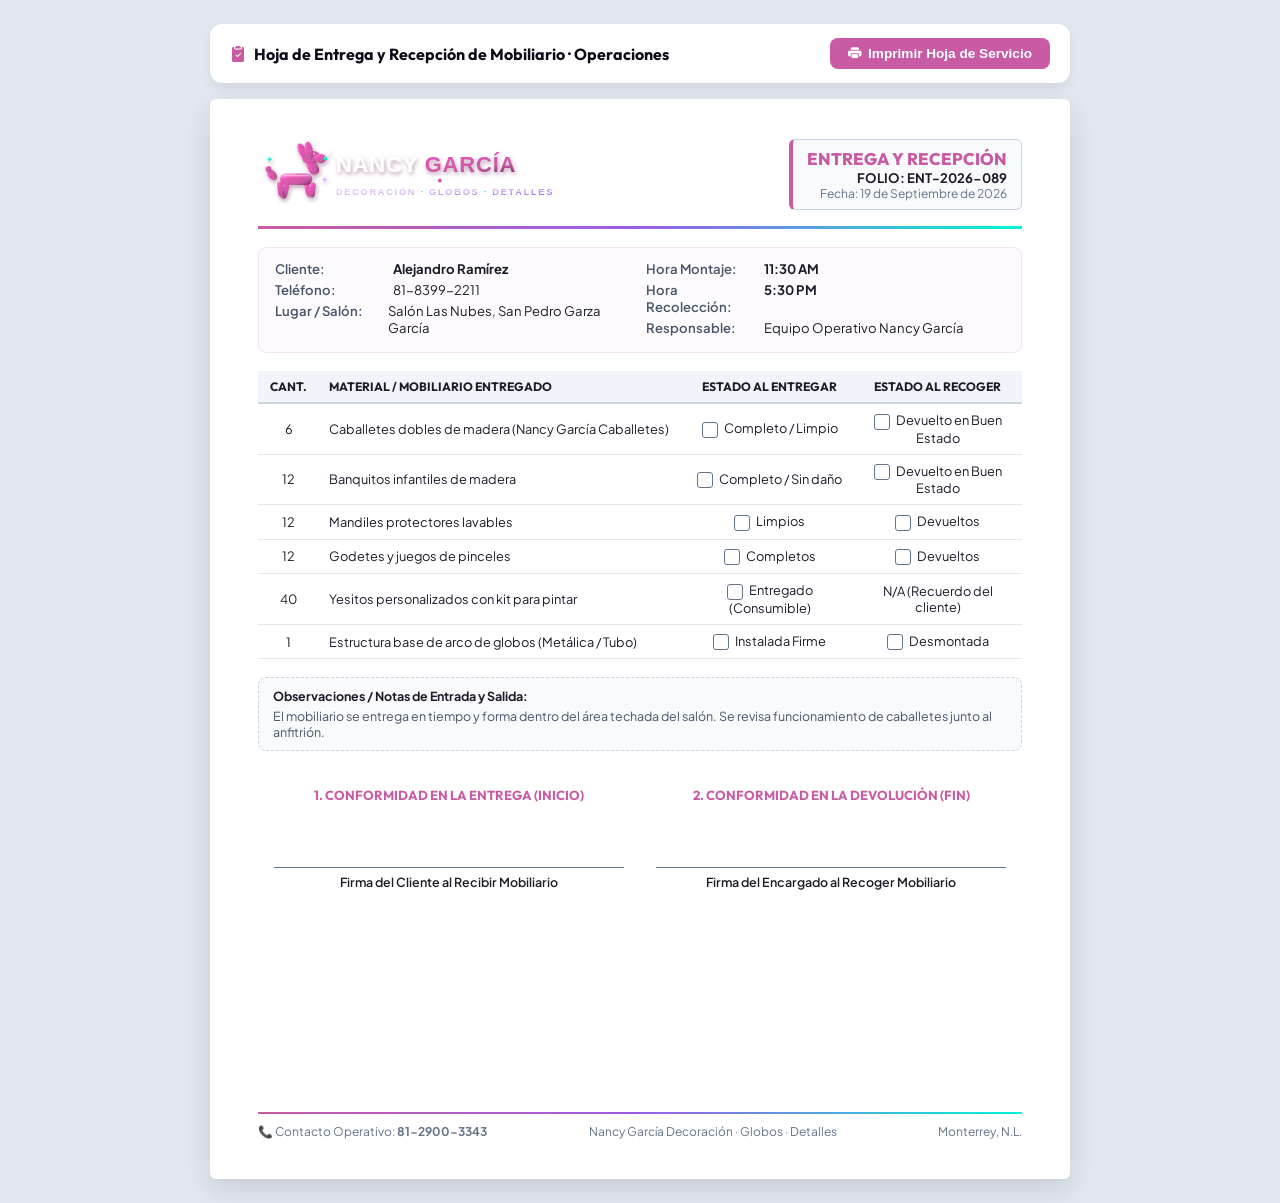
<file: documentos/04_HOJA_ENTREGA_Y_RECEPCION.html>
<!DOCTYPE html>
<html lang="es">
<head>
  <meta charset="UTF-8">
  <meta name="viewport" content="width=device-width, initial-scale=1.0">
  <title>Hoja de Entrega y Recepción de Mobiliario | Nancy García Decoración</title>
  
  <link rel="preconnect" href="https://fonts.googleapis.com">
  <link rel="preconnect" href="https://fonts.gstatic.com" crossorigin>
  <link href="https://fonts.googleapis.com/css2?family=Outfit:wght@400;600;700;800&family=Plus+Jakarta+Sans:wght@400;500;600;700&display=swap" rel="stylesheet">
  <link rel="stylesheet" href="https://cdn.jsdelivr.net/npm/bootstrap-icons@1.11.3/font/bootstrap-icons.min.css">

  <style>
    :root {
      --pink-main: #C85BA3;
      --pink-dark: #7A2260;
      --turquoise-neon: #00F5D4;
      --turquoise-deep: #00B49F;
      --violet-electric: #9B5DE5;
      --dark-midnight: #0E0B18;
      --gray-light: #F8FAFC;
      --gray-border: #CBD5E1;
      --text-main: #1E1B29;
      --text-muted: #64748B;
      --gradient-accent: linear-gradient(90deg, #C85BA3 0%, #9B5DE5 50%, #00F5D4 100%);
    }

    * { box-sizing: border-box; margin: 0; padding: 0; }
    body {
      font-family: 'Plus Jakarta Sans', sans-serif;
      color: var(--text-main);
      background-color: #E2E8F0;
      padding: 24px 12px;
    }

    .toolbar-container {
      max-width: 860px;
      margin: 0 auto 16px auto;
      background: white;
      padding: 14px 20px;
      border-radius: 12px;
      display: flex;
      justify-content: space-between;
      align-items: center;
      box-shadow: 0 4px 12px rgba(0, 0, 0, 0.08);
    }

    .toolbar-title {
      font-family: 'Outfit', sans-serif;
      font-weight: 700;
      color: var(--dark-midnight);
      display: flex;
      align-items: center;
      gap: 8px;
    }

    .btn-action {
      background: var(--pink-main);
      color: white;
      border: none;
      padding: 8px 18px;
      border-radius: 8px;
      font-weight: 600;
      font-size: 0.85rem;
      cursor: pointer;
      display: inline-flex;
      align-items: center;
      gap: 6px;
    }

    .sheet {
      max-width: 860px;
      min-height: 1080px;
      margin: 0 auto;
      background: white;
      padding: 40px 48px;
      border-radius: 6px;
      box-shadow: 0 10px 30px rgba(0, 0, 0, 0.12);
      display: flex;
      flex-direction: column;
      justify-content: space-between;
    }

    .letterhead-header {
      border-bottom: 3px solid transparent;
      border-image: var(--gradient-accent) 1;
      padding-bottom: 16px;
      margin-bottom: 18px;
    }

    .header-top {
      display: flex;
      justify-content: space-between;
      align-items: flex-start;
    }

    .brand-logo-wrap { max-width: 300px; }
    .brand-logo-img { width: 100%; height: auto; display: block; }

    .doc-meta-box {
      text-align: right;
      background: #F8FAFC;
      border: 1px solid var(--gray-border);
      border-left: 4px solid var(--pink-main);
      padding: 8px 14px;
      border-radius: 6px;
      min-width: 230px;
    }

    .doc-type-title {
      font-family: 'Outfit', sans-serif;
      font-size: 1.05rem;
      font-weight: 800;
      color: var(--pink-main);
      text-transform: uppercase;
    }

    .info-grid {
      display: grid;
      grid-template-columns: 1fr 1fr;
      gap: 12px;
      background: #FDFBFD;
      border: 1px solid #F1E4EE;
      border-radius: 8px;
      padding: 12px 16px;
      margin-bottom: 18px;
      font-size: 0.82rem;
    }

    .info-row { display: flex; gap: 8px; margin-bottom: 4px; }
    .info-label { font-weight: 600; color: #475569; width: 110px; }

    .checklist-table {
      width: 100%;
      border-collapse: collapse;
      margin-bottom: 18px;
      font-size: 0.8rem;
    }

    .checklist-table th {
      background: #F1F5F9;
      padding: 8px 10px;
      text-align: left;
      font-family: 'Outfit', sans-serif;
      text-transform: uppercase;
      font-size: 0.76rem;
      border-bottom: 2px solid #CBD5E1;
    }

    .checklist-table td {
      padding: 8px 10px;
      border-bottom: 1px solid #E2E8F0;
      vertical-align: middle;
    }

    .check-box {
      width: 16px;
      height: 16px;
      border: 1.5px solid #64748B;
      border-radius: 3px;
      display: inline-block;
      margin-right: 4px;
      vertical-align: middle;
    }

    .observation-box {
      background: #F8FAFC;
      border: 1px dashed var(--gray-border);
      border-radius: 8px;
      padding: 10px 14px;
      font-size: 0.78rem;
      margin-bottom: 20px;
    }

    .signatures-grid {
      display: grid;
      grid-template-columns: 1fr 1fr;
      gap: 32px;
      margin-top: 16px;
      margin-bottom: 16px;
      padding: 0 16px;
    }

    .sign-section-title {
      font-family: 'Outfit', sans-serif;
      font-weight: 700;
      font-size: 0.82rem;
      color: var(--pink-main);
      text-align: center;
      margin-bottom: 24px;
      text-transform: uppercase;
    }

    .sign-line {
      border-top: 1px solid #64748B;
      padding-top: 6px;
      text-align: center;
      font-size: 0.78rem;
      font-weight: 600;
    }

    .letterhead-footer {
      border-top: 2px solid transparent;
      border-image: var(--gradient-accent) 1;
      padding-top: 10px;
      margin-top: auto;
    }

    .footer-flex {
      display: flex;
      justify-content: space-between;
      font-size: 0.75rem;
      color: var(--text-muted);
    }

    @media print {
      body { background: none; padding: 0; }
      .toolbar-container { display: none !important; }
      .sheet { box-shadow: none; margin: 0; padding: 20px 30px; }
      @page { margin: 8mm; size: letter portrait; }
      * { -webkit-print-color-adjust: exact !important; print-color-adjust: exact !important; }
    }
  </style>
</head>
<body>

  <div class="toolbar-container">
    <div class="toolbar-title">
      <i class="bi bi-clipboard2-check-fill" style="color: var(--pink-main);"></i>
      <span>Hoja de Entrega y Recepción de Mobiliario · Operaciones</span>
    </div>
    <button class="btn-action" onclick="window.print()">
      <i class="bi bi-printer-fill"></i> Imprimir Hoja de Servicio
    </button>
  </div>

  <div class="sheet">
    <header class="letterhead-header">
      <div class="header-top">
        <div class="brand-logo-wrap">
          <img src="../assets/logo/nancy_garcia_logo.svg" alt="Nancy García Decoración" class="brand-logo-img">
        </div>
        <div class="doc-meta-box">
          <div class="doc-type-title">Entrega y Recepción</div>
          <div style="font-size: 0.82rem; font-weight: 700;">FOLIO: <span contenteditable="true">ENT-2026-089</span></div>
          <div style="font-size: 0.75rem; color: var(--text-muted);">Fecha: <span contenteditable="true">19 de Septiembre de 2026</span></div>
        </div>
      </div>
    </header>

    <!-- DATOS DE LOGÍSTICA -->
    <section class="info-grid">
      <div>
        <div class="info-row"><span class="info-label">Cliente:</span><strong contenteditable="true">Alejandro Ramírez</strong></div>
        <div class="info-row"><span class="info-label">Teléfono:</span><span contenteditable="true">81-8399-2211</span></div>
        <div class="info-row"><span class="info-label">Lugar / Salón:</span><span contenteditable="true">Salón Las Nubes, San Pedro Garza García</span></div>
      </div>
      <div>
        <div class="info-row"><span class="info-label">Hora Montaje:</span><strong contenteditable="true">11:30 AM</strong></div>
        <div class="info-row"><span class="info-label">Hora Recolección:</span><strong contenteditable="true">5:30 PM</strong></div>
        <div class="info-row"><span class="info-label">Responsable:</span><span contenteditable="true">Equipo Operativo Nancy García</span></div>
      </div>
    </section>

    <!-- INVENTARIO FÍSICO DE MOBILIARIO Y MATERIAL -->
    <section>
      <table class="checklist-table">
        <thead>
          <tr>
            <th style="width: 8%; text-align: center;">Cant.</th>
            <th style="width: 48%;">Material / Mobiliario Entregado</th>
            <th style="width: 22%; text-align: center;">Estado al Entregar</th>
            <th style="width: 22%; text-align: center;">Estado al Recoger</th>
          </tr>
        </thead>
        <tbody contenteditable="true">
          <tr>
            <td style="text-align: center;">6</td>
            <td>Caballetes dobles de madera (Nancy García Caballetes)</td>
            <td style="text-align: center;"><span class="check-box"></span> Completo / Limpio</td>
            <td style="text-align: center;"><span class="check-box"></span> Devuelto en Buen Estado</td>
          </tr>
          <tr>
            <td style="text-align: center;">12</td>
            <td>Banquitos infantiles de madera</td>
            <td style="text-align: center;"><span class="check-box"></span> Completo / Sin daño</td>
            <td style="text-align: center;"><span class="check-box"></span> Devuelto en Buen Estado</td>
          </tr>
          <tr>
            <td style="text-align: center;">12</td>
            <td>Mandiles protectores lavables</td>
            <td style="text-align: center;"><span class="check-box"></span> Limpios</td>
            <td style="text-align: center;"><span class="check-box"></span> Devueltos</td>
          </tr>
          <tr>
            <td style="text-align: center;">12</td>
            <td>Godetes y juegos de pinceles</td>
            <td style="text-align: center;"><span class="check-box"></span> Completos</td>
            <td style="text-align: center;"><span class="check-box"></span> Devueltos</td>
          </tr>
          <tr>
            <td style="text-align: center;">40</td>
            <td>Yesitos personalizados con kit para pintar</td>
            <td style="text-align: center;"><span class="check-box"></span> Entregado (Consumible)</td>
            <td style="text-align: center;">N/A (Recuerdo del cliente)</td>
          </tr>
          <tr>
            <td style="text-align: center;">1</td>
            <td>Estructura base de arco de globos (Metálica / Tubo)</td>
            <td style="text-align: center;"><span class="check-box"></span> Instalada Firme</td>
            <td style="text-align: center;"><span class="check-box"></span> Desmontada</td>
          </tr>
        </tbody>
      </table>
    </section>

    <!-- OBSERVACIONES -->
    <section class="observation-box">
      <strong>Observaciones / Notas de Entrada y Salida:</strong>
      <p contenteditable="true" style="margin-top: 4px; color: #475569;">
        El mobiliario se entrega en tiempo y forma dentro del área techada del salón. Se revisa funcionamiento de caballetes junto al anfitrión.
      </p>
    </section>

    <!-- FIRMAS DE ENTREGA Y DEVOLUCIÓN -->
    <section class="signatures-grid">
      <div>
        <div class="sign-section-title">1. Conformidad en la Entrega (Inicio)</div>
        <div style="height: 40px;"></div>
        <div class="sign-line">Firma del Cliente al Recibir Mobiliario</div>
      </div>
      <div>
        <div class="sign-section-title">2. Conformidad en la Devolución (Fin)</div>
        <div style="height: 40px;"></div>
        <div class="sign-line">Firma del Encargado al Recoger Mobiliario</div>
      </div>
    </section>

    <footer class="letterhead-footer">
      <div class="footer-flex">
        <span>📞 Contacto Operativo: <strong>81-2900-3343</strong></span>
        <span>Nancy García Decoración · Globos · Detalles</span>
        <span>Monterrey, N.L.</span>
      </div>
    </footer>
  </div>

</body>
</html>
</file>
